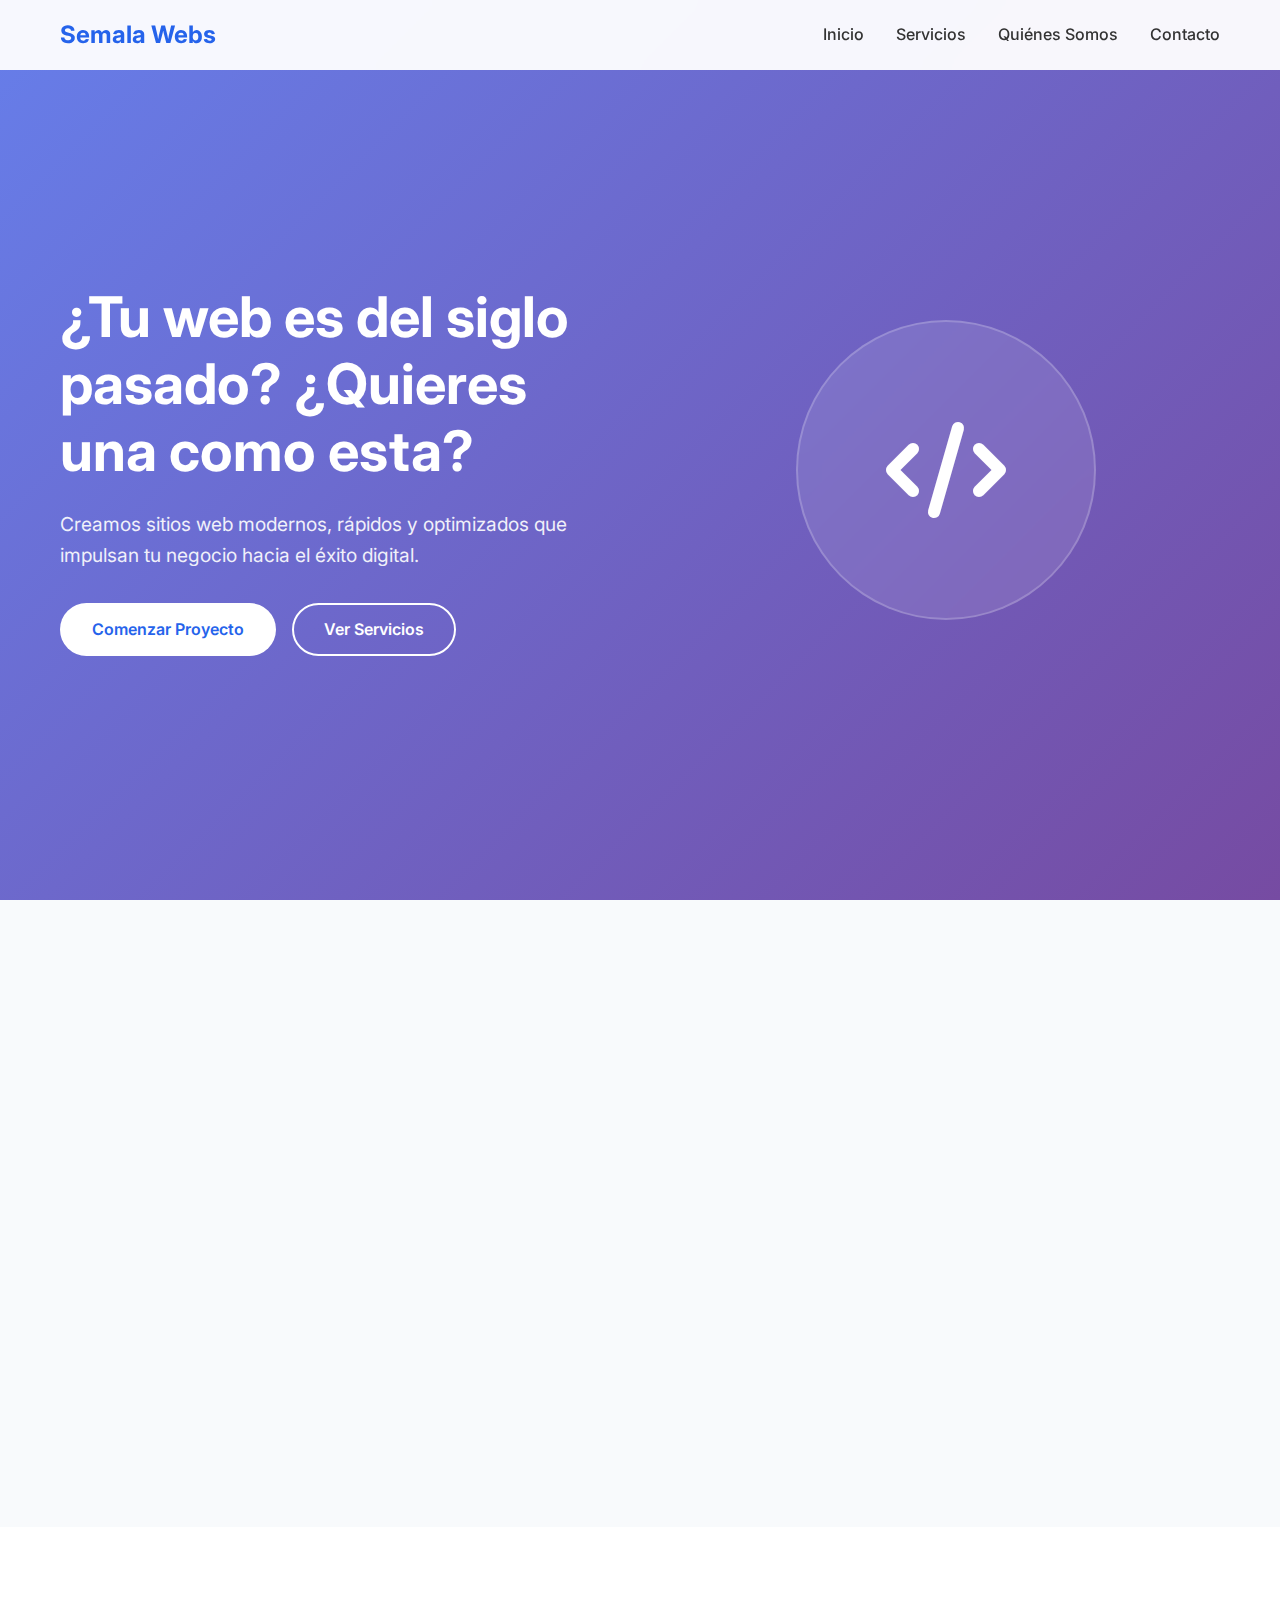
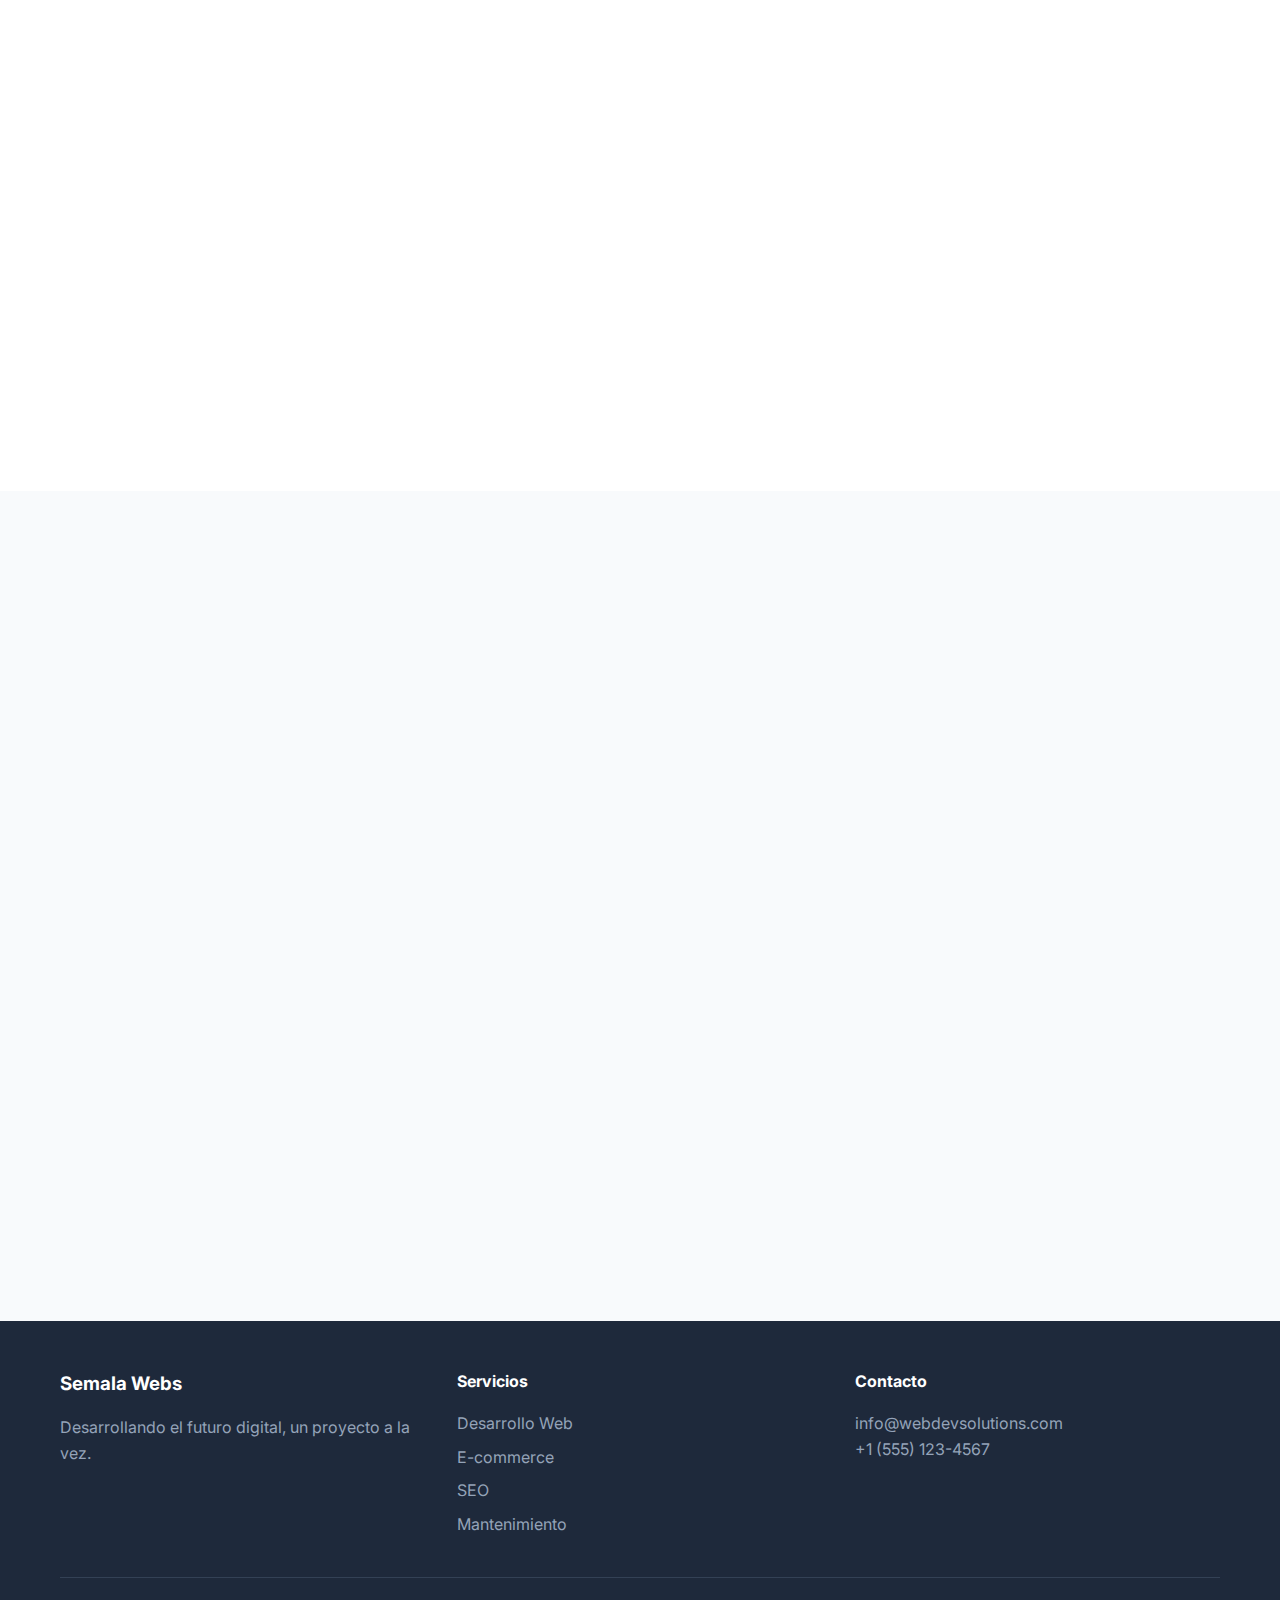
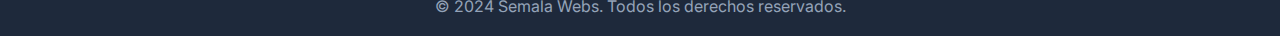
<file: web/index.html>
<!DOCTYPE html>
<html lang="es">
<head>
    <meta charset="UTF-8">
    <meta name="viewport" content="width=device-width, initial-scale=1.0">
    <title>Semala Webs - Desarrollo Web Profesional</title>
    <link rel="stylesheet" href="styles.css">
    <link href="https://fonts.googleapis.com/css2?family=Inter:wght@300;400;500;600;700&display=swap" rel="stylesheet">
    <link rel="stylesheet" href="https://cdnjs.cloudflare.com/ajax/libs/font-awesome/6.0.0/css/all.min.css">
</head>
<body>
    <!-- Header -->
    <header class="header">
        <nav class="nav">
            <div class="nav-container">
                <div class="logo">
                    <h2>Semala Webs</h2>
                </div>
                <ul class="nav-menu">
                    <li><a href="#inicio" class="nav-link">Inicio</a></li>
                    <li><a href="#servicios" class="nav-link">Servicios</a></li>
                    <li><a href="quienes-somos.html" class="nav-link">Quiénes Somos</a></li>
                    <li><a href="#contacto" class="nav-link">Contacto</a></li>
                </ul>
                <div class="hamburger">
                    <span class="bar"></span>
                    <span class="bar"></span>
                    <span class="bar"></span>
                </div>
            </div>
        </nav>
    </header>

    <!-- Hero Section -->
    <section id="inicio" class="hero">
        <div class="hero-container">
            <div class="hero-content scroll-animate fade-in-left">
                <h1 class="hero-title">¿Tu web es del siglo pasado? ¿Quieres una como esta?</h1>
                <p class="hero-description">
                    Creamos sitios web modernos, rápidos y optimizados que impulsan tu negocio hacia el éxito digital.
                </p>
                <div class="hero-buttons">
                    <a href="#contacto" class="btn btn-primary">Comenzar Proyecto</a>
                    <a href="#servicios" class="btn btn-secondary">Ver Servicios</a>
                </div>
            </div>
            <div class="hero-image scroll-animate fade-in-right">
                <div class="hero-graphic">
                    <i class="fas fa-code"></i>
                </div>
            </div>
        </div>
    </section>

    <!-- Servicios Section -->
    <section id="servicios" class="services">
        <div class="container">
            <div class="section-header scroll-animate fade-in-up">
                <h2>Nuestros Planes</h2>
                <p>Elige el plan perfecto para ti</p>
            </div>
            
            <div class="plans-grid plans-two">
                <!-- Plan: Web -->
                <div class="plan-card scroll-animate fade-in-up">
                    <div class="plan-icon">
                        <i class="fas fa-laptop-code"></i>
                    </div>
                    <h3 class="plan-name">Web</h3>
                    <div class="plan-price">
                        <span class="currency">€</span>
                        <span class="amount">299</span>
                        <span class="period">/único</span>
                    </div>
                    <a href="#contacto" class="btn btn-plan">Elegir Plan</a>
                </div>

                <!-- Plan: Web + Dominio -->
                <div class="plan-card featured scroll-animate fade-in-up">
                    <div class="plan-badge popular">Popular</div>
                    <div class="plan-icon">
                        <i class="fas fa-globe"></i>
                    </div>
                    <h3 class="plan-name">Web + Dominio</h3>
                    <div class="plan-price">
                        <span class="currency">€</span>
                        <span class="amount">329</span>
                        <span class="period">/único</span>
                    </div>
                    <a href="#contacto" class="btn btn-plan btn-featured">Elegir Plan</a>
                </div>
            </div>
        </div>
    </section>

    <!-- Sobre Nosotros Section -->
    <section id="nosotros" class="about">
        <div class="container">
            <div class="about-content">
                <div class="about-text scroll-animate fade-in-left">
                    <h2>¿Por qué elegirnos?</h2>
                    <p>
                        Somos un equipo de desarrolladores apasionados con más de 5 años de experiencia 
                        creando soluciones web que realmente funcionan. Nos enfocamos en entender tu negocio 
                        y crear sitios web que generen resultados.
                    </p>
                    <div class="stats">
                        <div class="stat">
                            <h3>50+</h3>
                            <p>Proyectos Completados</p>
                        </div>
                        <div class="stat">
                            <h3>100%</h3>
                            <p>Clientes Satisfechos</p>
                        </div>
                        <div class="stat">
                            <h3>24/7</h3>
                            <p>Soporte Técnico</p>
                        </div>
                    </div>
                </div>
                <div class="about-image scroll-animate fade-in-right">
                    <div class="about-graphic">
                        <i class="fas fa-users"></i>
                    </div>
                </div>
            </div>
        </div>
    </section>

    <!-- Contacto Section -->
    <section id="contacto" class="contact">
        <div class="container">
            <div class="section-header scroll-animate fade-in-up">
                <h2>¿Listo para comenzar tu proyecto?</h2>
                <p>Contáctanos y hagamos realidad tu idea</p>
            </div>
            <div class="contact-content">
                <div class="contact-info scroll-animate fade-in-left">
                    <div class="contact-item">
                        <i class="fas fa-phone"></i>
                        <div>
                            <h4>Teléfono</h4>
                            <p>+1 (555) 123-4567</p>
                        </div>
                    </div>
                    <div class="contact-item">
                        <i class="fas fa-envelope"></i>
                        <div>
                            <h4>Email</h4>
                            <p>info@webdevsolutions.com</p>
                        </div>
                    </div>
                    <div class="contact-item">
                        <i class="fas fa-map-marker-alt"></i>
                        <div>
                            <h4>Ubicación</h4>
                            <p>Ciudad, País</p>
                        </div>
                    </div>
                </div>
                <form class="contact-form scroll-animate fade-in-right">
                    <div class="form-group">
                        <input type="text" placeholder="Tu nombre" required>
                    </div>
                    <div class="form-group">
                        <input type="email" placeholder="Tu email" required>
                    </div>
                    <div class="form-group">
                        <input type="text" placeholder="Asunto" required>
                    </div>
                    <div class="form-group">
                        <textarea placeholder="Tu mensaje" rows="5" required></textarea>
                    </div>
                    <button type="submit" class="btn btn-primary">Enviar Mensaje</button>
                </form>
            </div>
        </div>
    </section>

    <!-- Footer -->
    <footer class="footer">
        <div class="container">
            <div class="footer-content">
                <div class="footer-section">
                    <h3>Semala Webs</h3>
                    <p>Desarrollando el futuro digital, un proyecto a la vez.</p>
                </div>
                <div class="footer-section">
                    <h4>Servicios</h4>
                    <ul>
                        <li><a href="#servicios">Desarrollo Web</a></li>
                        <li><a href="#servicios">E-commerce</a></li>
                        <li><a href="#servicios">SEO</a></li>
                        <li><a href="#servicios">Mantenimiento</a></li>
                    </ul>
                </div>
                <div class="footer-section">
                    <h4>Contacto</h4>
                    <p>info@webdevsolutions.com</p>
                    <p>+1 (555) 123-4567</p>
                </div>
            </div>
            <div class="footer-bottom">
                <p>&copy; 2024 Semala Webs. Todos los derechos reservados.</p>
            </div>
        </div>
    </footer>

    <script>
        // Header scroll effect
        const header = document.querySelector('.header');
        let lastScroll = 0;

        window.addEventListener('scroll', () => {
            const currentScroll = window.pageYOffset;
            
            if (currentScroll > 50) {
                header.classList.add('scrolled');
            } else {
                header.classList.remove('scrolled');
            }
            
            lastScroll = currentScroll;
        });

        // Mobile menu toggle
        const hamburger = document.querySelector('.hamburger');
        const navMenu = document.querySelector('.nav-menu');

        hamburger.addEventListener('click', () => {
            hamburger.classList.toggle('active');
            navMenu.classList.toggle('active');
        });

        // Close mobile menu when clicking on a link
        document.querySelectorAll('.nav-link').forEach(n => n.addEventListener('click', () => {
            hamburger.classList.remove('active');
            navMenu.classList.remove('active');
        }));

        // Smooth scrolling for navigation links
        document.querySelectorAll('a[href^="#"]').forEach(anchor => {
            anchor.addEventListener('click', function (e) {
                e.preventDefault();
                const target = document.querySelector(this.getAttribute('href'));
                if (target) {
                    target.scrollIntoView({
                        behavior: 'smooth',
                        block: 'start'
                    });
                }
            });
        });

        // Scroll animations
        const observerOptions = {
            threshold: 0.1,
            rootMargin: '0px 0px -50px 0px'
        };

        const observer = new IntersectionObserver((entries) => {
            entries.forEach(entry => {
                if (entry.isIntersecting) {
                    entry.target.classList.add('animate');
                }
            });
        }, observerOptions);

        // Observe all elements with scroll-animate class
        document.querySelectorAll('.scroll-animate').forEach(el => {
            observer.observe(el);
        });

        // Add stagger effect to service cards
        const serviceCards = document.querySelectorAll('.service-card');
        serviceCards.forEach((card, index) => {
            card.style.animationDelay = `${index * 0.1}s`;
        });
    </script>
</body>
</html>
</file>
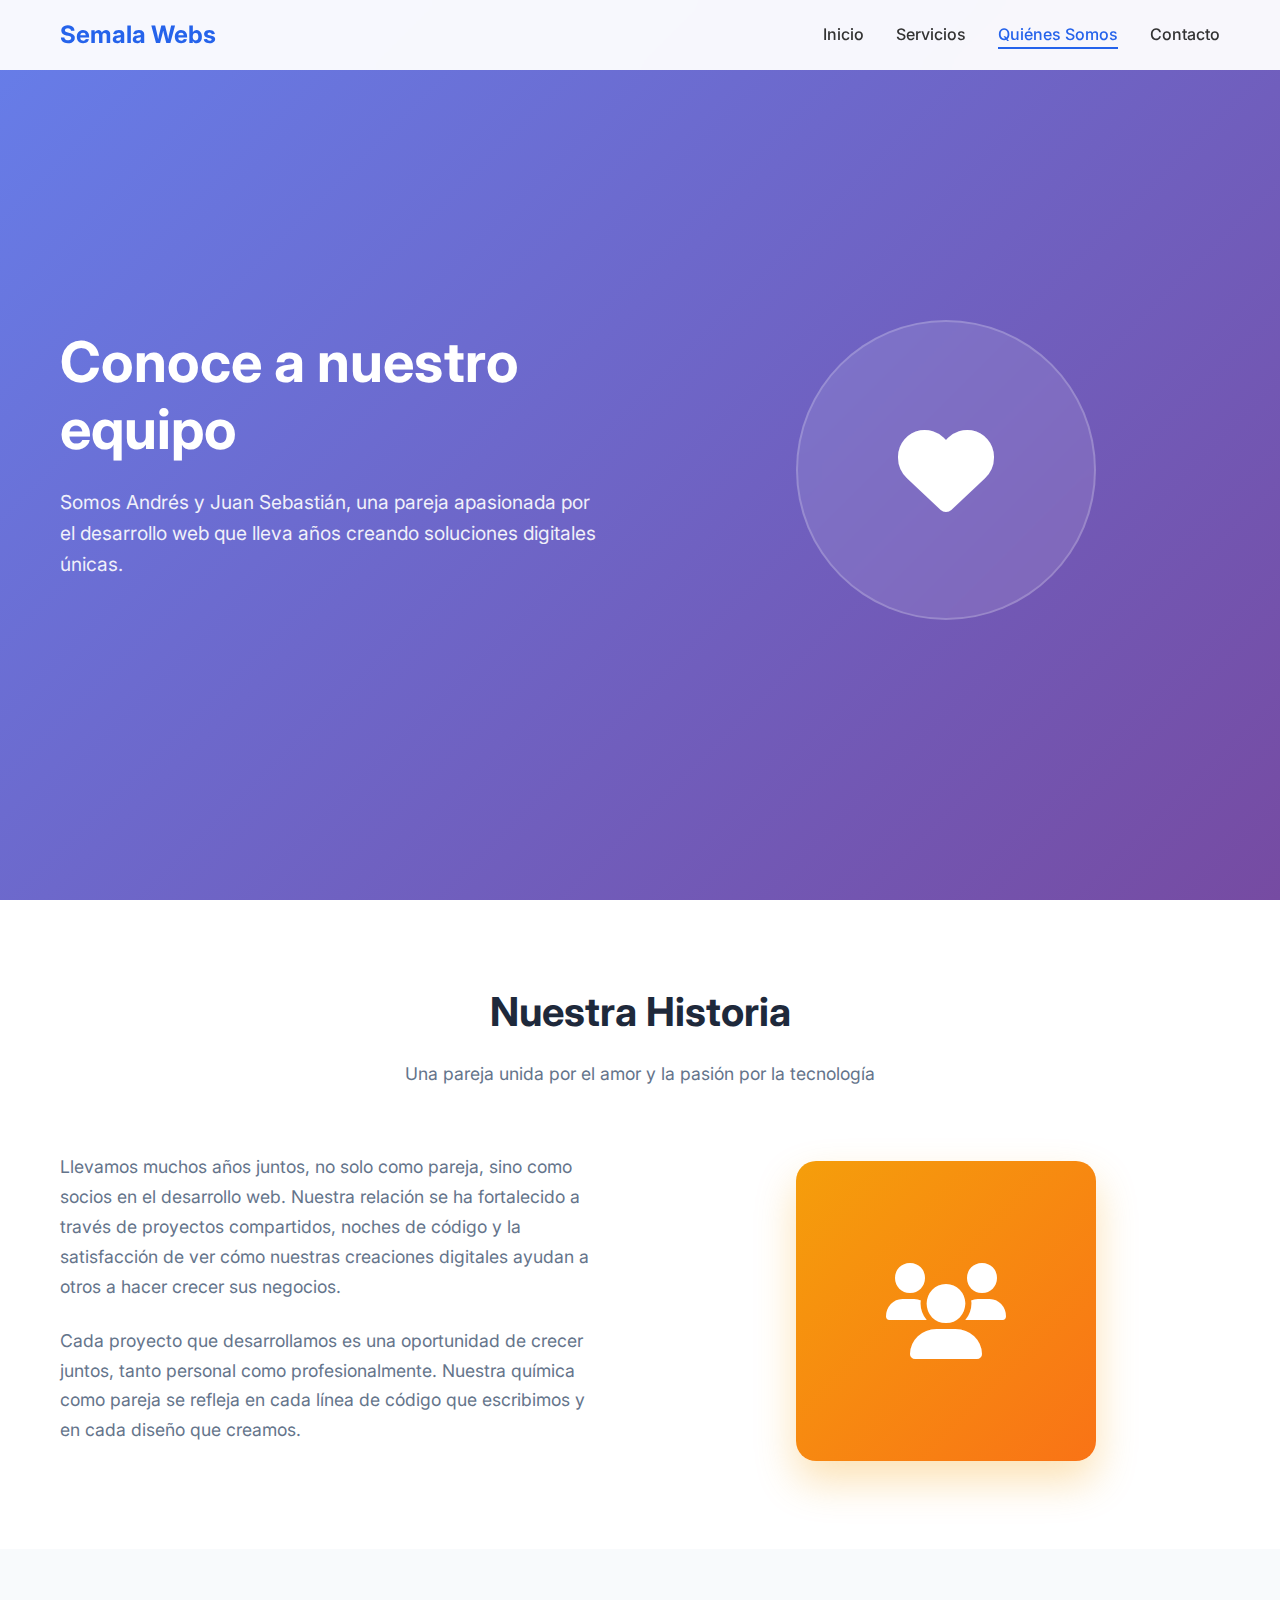
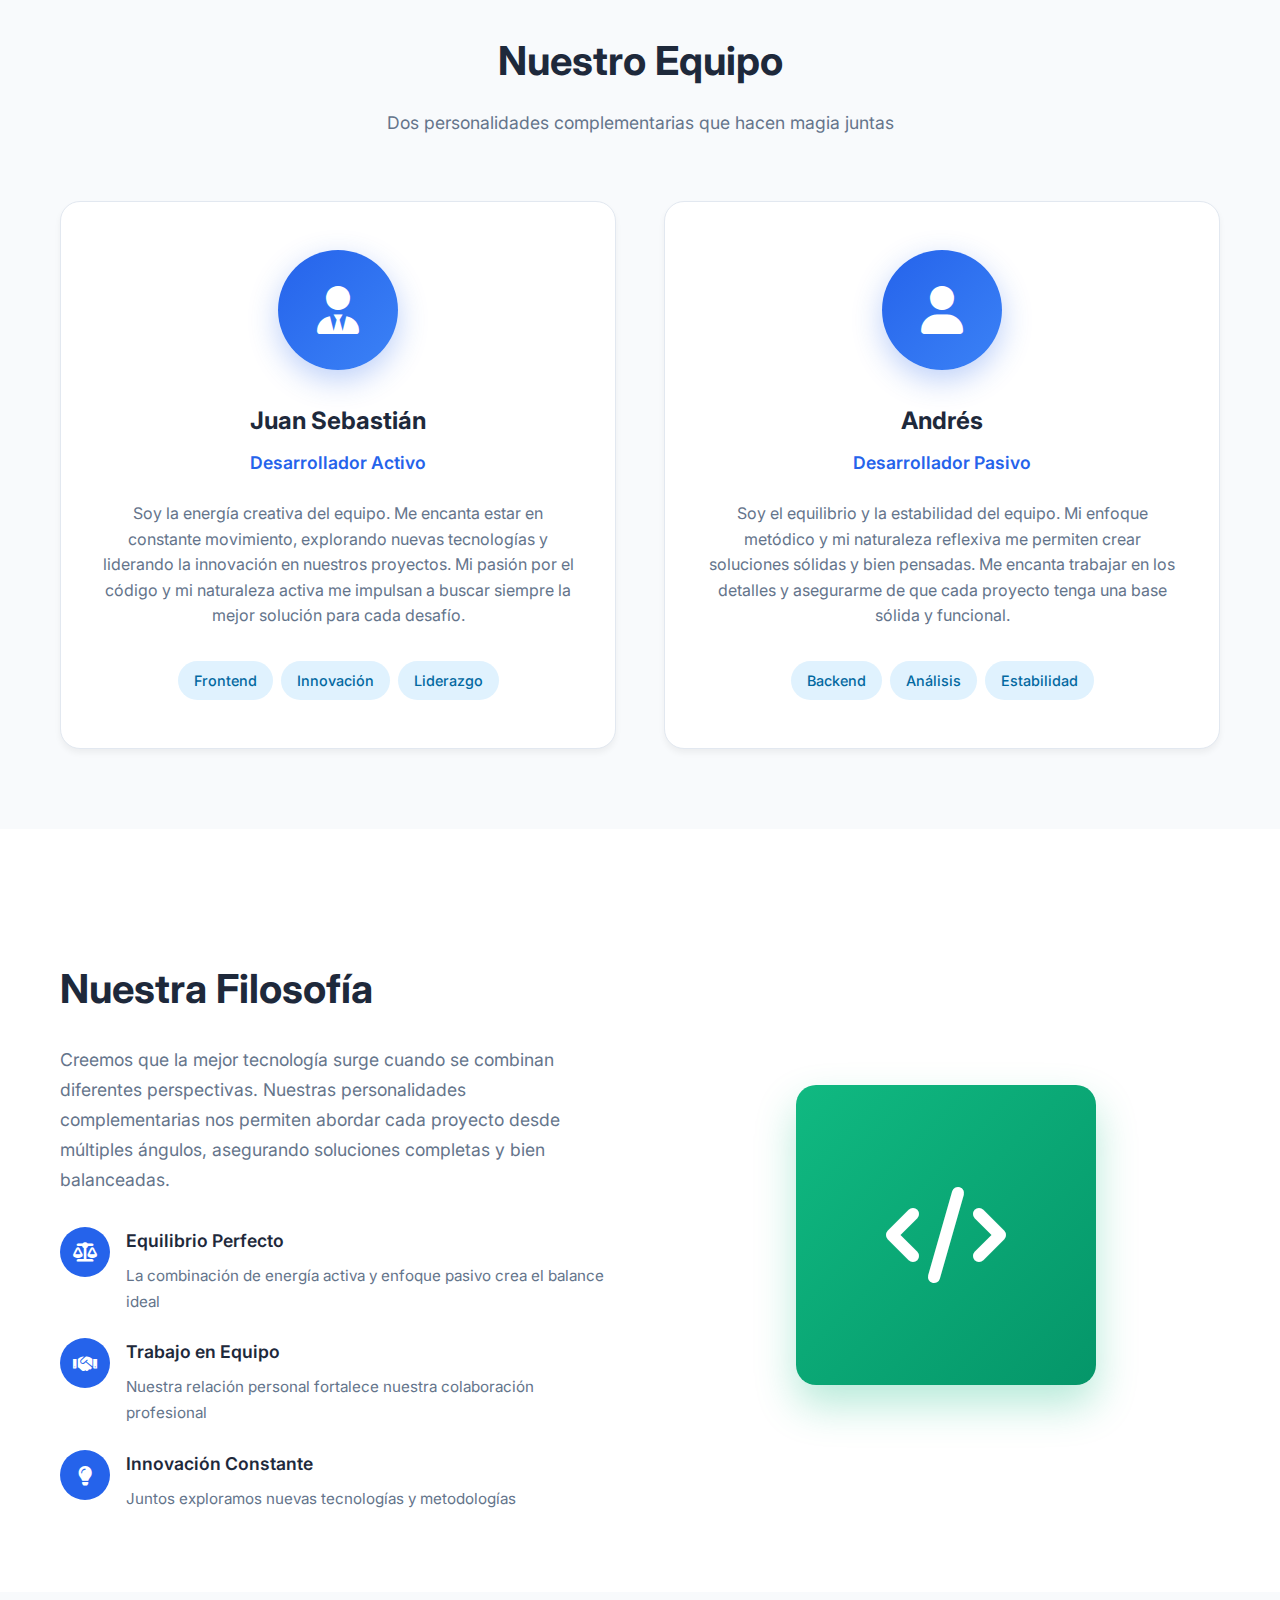
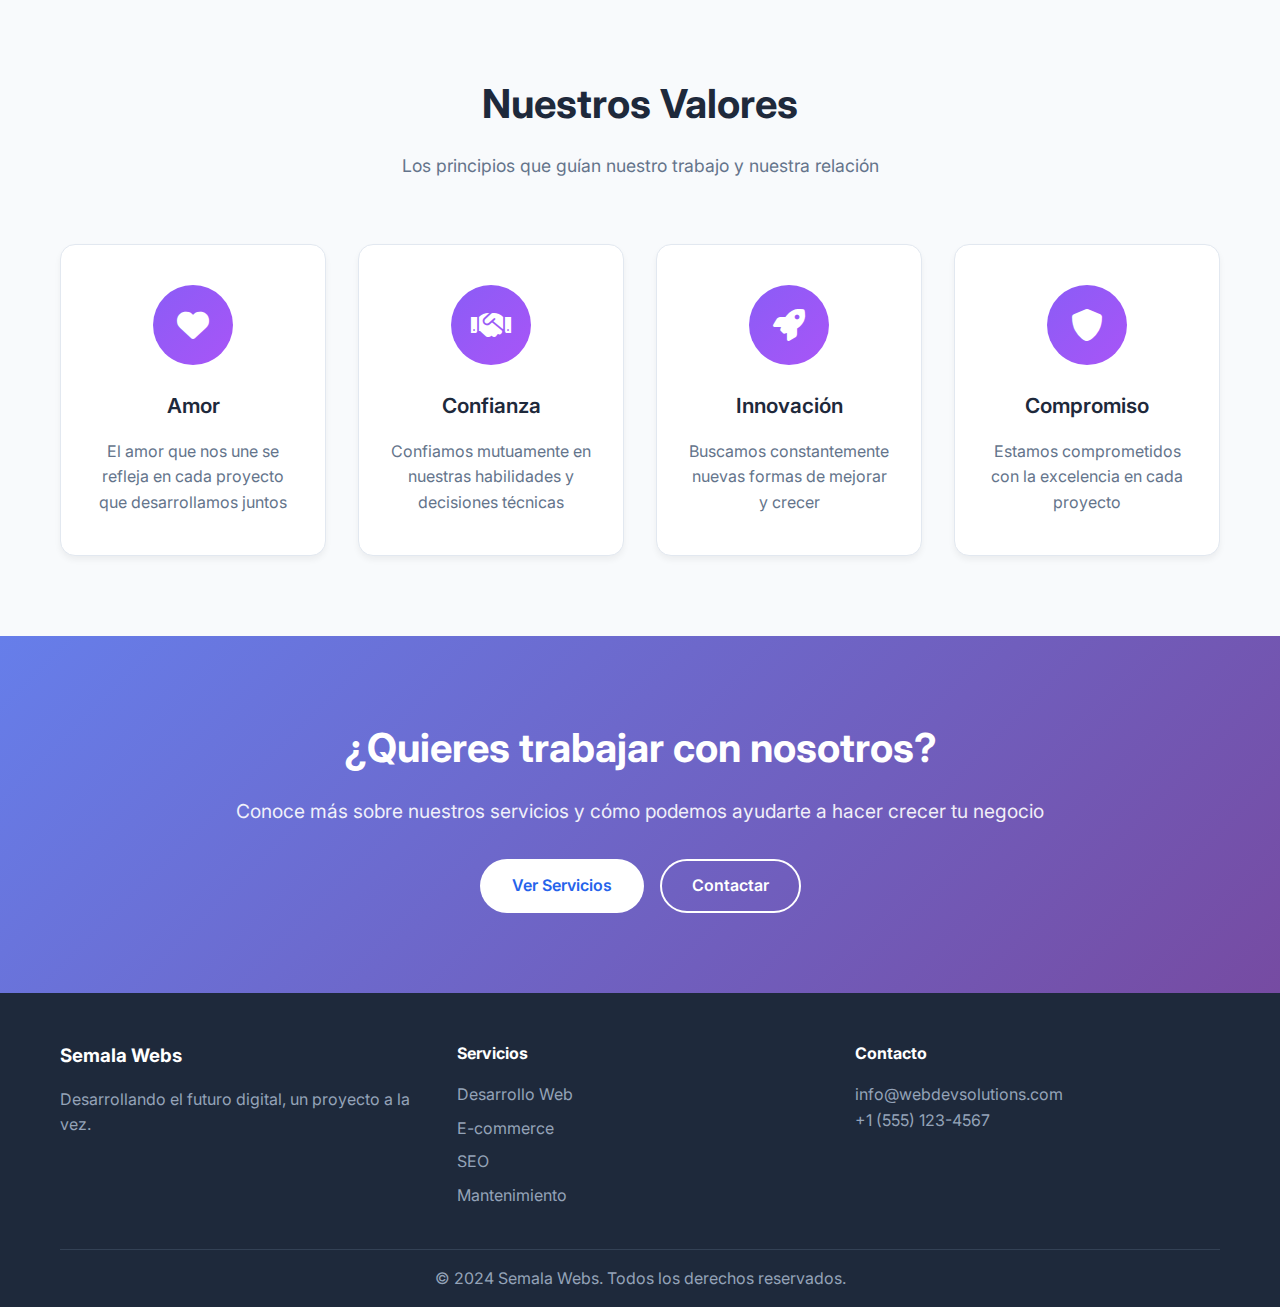
<file: web/quienes-somos.html>
<!DOCTYPE html>
<html lang="es">
<head>
    <meta charset="UTF-8">
    <meta name="viewport" content="width=device-width, initial-scale=1.0">
    <title>Quiénes Somos - Semala Webs</title>
    <link rel="stylesheet" href="styles.css">
    <link href="https://fonts.googleapis.com/css2?family=Inter:wght@300;400;500;600;700&display=swap" rel="stylesheet">
    <link rel="stylesheet" href="https://cdnjs.cloudflare.com/ajax/libs/font-awesome/6.0.0/css/all.min.css">
</head>
<body>
    <!-- Header -->
    <header class="header">
        <nav class="nav">
            <div class="nav-container">
                <div class="logo">
                    <h2>Semala Webs</h2>
                </div>
                <ul class="nav-menu">
                    <li><a href="index.html" class="nav-link">Inicio</a></li>
                    <li><a href="index.html#servicios" class="nav-link">Servicios</a></li>
                    <li><a href="quienes-somos.html" class="nav-link active">Quiénes Somos</a></li>
                    <li><a href="index.html#contacto" class="nav-link">Contacto</a></li>
                </ul>
                <div class="hamburger">
                    <span class="bar"></span>
                    <span class="bar"></span>
                    <span class="bar"></span>
                </div>
            </div>
        </nav>
    </header>

    <!-- Hero Section -->
    <section class="hero">
        <div class="hero-container">
            <div class="hero-content">
                <h1 class="hero-title">Conoce a nuestro equipo</h1>
                <p class="hero-description">
                    Somos Andrés y Juan Sebastián, una pareja apasionada por el desarrollo web que lleva años creando soluciones digitales únicas.
                </p>
            </div>
            <div class="hero-image">
                <div class="hero-graphic">
                    <i class="fas fa-heart"></i>
                </div>
            </div>
        </div>
    </section>

    <!-- Nuestra Historia Section -->
    <section class="about-story">
        <div class="container">
            <div class="section-header">
                <h2>Nuestra Historia</h2>
                <p>Una pareja unida por el amor y la pasión por la tecnología</p>
            </div>
            <div class="story-content">
                <div class="story-text">
                    <p>
                        Llevamos muchos años juntos, no solo como pareja, sino como socios en el desarrollo web. 
                        Nuestra relación se ha fortalecido a través de proyectos compartidos, noches de código 
                        y la satisfacción de ver cómo nuestras creaciones digitales ayudan a otros a hacer crecer sus negocios.
                    </p>
                    <p>
                        Cada proyecto que desarrollamos es una oportunidad de crecer juntos, tanto personal como 
                        profesionalmente. Nuestra química como pareja se refleja en cada línea de código que escribimos 
                        y en cada diseño que creamos.
                    </p>
                </div>
                <div class="story-image">
                    <div class="story-graphic">
                        <i class="fas fa-users"></i>
                    </div>
                </div>
            </div>
        </div>
    </section>

    <!-- Equipo Section -->
    <section class="team">
        <div class="container">
            <div class="section-header">
                <h2>Nuestro Equipo</h2>
                <p>Dos personalidades complementarias que hacen magia juntas</p>
            </div>
            <div class="team-grid">
                <div class="team-member">
                    <div class="member-avatar">
                        <i class="fas fa-user-tie"></i>
                    </div>
                    <h3>Juan Sebastián</h3>
                    <p class="member-role">Desarrollador Activo</p>
                    <p class="member-description">
                        Soy la energía creativa del equipo. Me encanta estar en constante movimiento, 
                        explorando nuevas tecnologías y liderando la innovación en nuestros proyectos. 
                        Mi pasión por el código y mi naturaleza activa me impulsan a buscar siempre 
                        la mejor solución para cada desafío.
                    </p>
                    <div class="member-skills">
                        <span class="skill">Frontend</span>
                        <span class="skill">Innovación</span>
                        <span class="skill">Liderazgo</span>
                    </div>
                </div>
                
                <div class="team-member">
                    <div class="member-avatar">
                        <i class="fas fa-user"></i>
                    </div>
                    <h3>Andrés</h3>
                    <p class="member-role">Desarrollador Pasivo</p>
                    <p class="member-description">
                        Soy el equilibrio y la estabilidad del equipo. Mi enfoque metódico y mi 
                        naturaleza reflexiva me permiten crear soluciones sólidas y bien pensadas. 
                        Me encanta trabajar en los detalles y asegurarme de que cada proyecto 
                        tenga una base sólida y funcional.
                    </p>
                    <div class="member-skills">
                        <span class="skill">Backend</span>
                        <span class="skill">Análisis</span>
                        <span class="skill">Estabilidad</span>
                    </div>
                </div>
            </div>
        </div>
    </section>

    <!-- Filosofía Section -->
    <section class="philosophy">
        <div class="container">
            <div class="philosophy-content">
                <div class="philosophy-text">
                    <h2>Nuestra Filosofía</h2>
                    <p>
                        Creemos que la mejor tecnología surge cuando se combinan diferentes perspectivas. 
                        Nuestras personalidades complementarias nos permiten abordar cada proyecto desde 
                        múltiples ángulos, asegurando soluciones completas y bien balanceadas.
                    </p>
                    <div class="philosophy-points">
                        <div class="philosophy-point">
                            <i class="fas fa-balance-scale"></i>
                            <div>
                                <h4>Equilibrio Perfecto</h4>
                                <p>La combinación de energía activa y enfoque pasivo crea el balance ideal</p>
                            </div>
                        </div>
                        <div class="philosophy-point">
                            <i class="fas fa-handshake"></i>
                            <div>
                                <h4>Trabajo en Equipo</h4>
                                <p>Nuestra relación personal fortalece nuestra colaboración profesional</p>
                            </div>
                        </div>
                        <div class="philosophy-point">
                            <i class="fas fa-lightbulb"></i>
                            <div>
                                <h4>Innovación Constante</h4>
                                <p>Juntos exploramos nuevas tecnologías y metodologías</p>
                            </div>
                        </div>
                    </div>
                </div>
                <div class="philosophy-image">
                    <div class="philosophy-graphic">
                        <i class="fas fa-code"></i>
                    </div>
                </div>
            </div>
        </div>
    </section>

    <!-- Valores Section -->
    <section class="values">
        <div class="container">
            <div class="section-header">
                <h2>Nuestros Valores</h2>
                <p>Los principios que guían nuestro trabajo y nuestra relación</p>
            </div>
            <div class="values-grid">
                <div class="value-card">
                    <div class="value-icon">
                        <i class="fas fa-heart"></i>
                    </div>
                    <h3>Amor</h3>
                    <p>El amor que nos une se refleja en cada proyecto que desarrollamos juntos</p>
                </div>
                <div class="value-card">
                    <div class="value-icon">
                        <i class="fas fa-handshake"></i>
                    </div>
                    <h3>Confianza</h3>
                    <p>Confiamos mutuamente en nuestras habilidades y decisiones técnicas</p>
                </div>
                <div class="value-card">
                    <div class="value-icon">
                        <i class="fas fa-rocket"></i>
                    </div>
                    <h3>Innovación</h3>
                    <p>Buscamos constantemente nuevas formas de mejorar y crecer</p>
                </div>
                <div class="value-card">
                    <div class="value-icon">
                        <i class="fas fa-shield-alt"></i>
                    </div>
                    <h3>Compromiso</h3>
                    <p>Estamos comprometidos con la excelencia en cada proyecto</p>
                </div>
            </div>
        </div>
    </section>

    <!-- CTA Section -->
    <section class="cta">
        <div class="container">
            <div class="cta-content">
                <h2>¿Quieres trabajar con nosotros?</h2>
                <p>Conoce más sobre nuestros servicios y cómo podemos ayudarte a hacer crecer tu negocio</p>
                <div class="cta-buttons">
                    <a href="index.html#servicios" class="btn btn-primary">Ver Servicios</a>
                    <a href="index.html#contacto" class="btn btn-secondary">Contactar</a>
                </div>
            </div>
        </div>
    </section>

    <!-- Footer -->
    <footer class="footer">
        <div class="container">
            <div class="footer-content">
                <div class="footer-section">
                    <h3>Semala Webs</h3>
                    <p>Desarrollando el futuro digital, un proyecto a la vez.</p>
                </div>
                <div class="footer-section">
                    <h4>Servicios</h4>
                    <ul>
                        <li><a href="index.html#servicios">Desarrollo Web</a></li>
                        <li><a href="index.html#servicios">E-commerce</a></li>
                        <li><a href="index.html#servicios">SEO</a></li>
                        <li><a href="index.html#servicios">Mantenimiento</a></li>
                    </ul>
                </div>
                <div class="footer-section">
                    <h4>Contacto</h4>
                    <p>info@webdevsolutions.com</p>
                    <p>+1 (555) 123-4567</p>
                </div>
            </div>
            <div class="footer-bottom">
                <p>&copy; 2024 Semala Webs. Todos los derechos reservados.</p>
            </div>
        </div>
    </footer>

    <script>
        // Header scroll effect
        const header = document.querySelector('.header');
        let lastScroll = 0;

        window.addEventListener('scroll', () => {
            const currentScroll = window.pageYOffset;
            
            if (currentScroll > 50) {
                header.classList.add('scrolled');
            } else {
                header.classList.remove('scrolled');
            }
            
            lastScroll = currentScroll;
        });

        // Mobile menu toggle
        const hamburger = document.querySelector('.hamburger');
        const navMenu = document.querySelector('.nav-menu');

        hamburger.addEventListener('click', () => {
            hamburger.classList.toggle('active');
            navMenu.classList.toggle('active');
        });

        // Close mobile menu when clicking on a link
        document.querySelectorAll('.nav-link').forEach(n => n.addEventListener('click', () => {
            hamburger.classList.remove('active');
            navMenu.classList.remove('active');
        }));

        // Smooth scrolling for navigation links
        document.querySelectorAll('a[href^="#"]').forEach(anchor => {
            anchor.addEventListener('click', function (e) {
                e.preventDefault();
                const target = document.querySelector(this.getAttribute('href'));
                if (target) {
                    target.scrollIntoView({
                        behavior: 'smooth',
                        block: 'start'
                    });
                }
            });
        });
    </script>
</body>
</html>
</file>
<file: web/styles.css>
/* Reset y configuración base */
* {
    margin: 0;
    padding: 0;
    box-sizing: border-box;
}

html {
    scroll-behavior: smooth;
}

body {
    font-family: 'Inter', sans-serif;
    line-height: 1.6;
    color: #333;
    overflow-x: hidden;
}

.container {
    max-width: 1200px;
    margin: 0 auto;
    padding: 0 20px;
}

/* Header y Navegación */
.header {
    position: fixed;
    top: 0;
    width: 100%;
    background: rgba(255, 255, 255, 0.95);
    backdrop-filter: blur(10px);
    z-index: 1000;
    transition: all 0.3s ease;
}

.nav-container {
    max-width: 1200px;
    margin: 0 auto;
    padding: 0 20px;
    display: flex;
    justify-content: space-between;
    align-items: center;
    height: 70px;
}

.logo h2 {
    color: #2563eb;
    font-weight: 700;
    font-size: 1.5rem;
}

.nav-menu {
    display: flex;
    list-style: none;
    gap: 2rem;
}

.nav-link {
    text-decoration: none;
    color: #333;
    font-weight: 500;
    transition: color 0.3s ease;
    position: relative;
}

.nav-link:hover {
    color: #2563eb;
}

.nav-link::after {
    content: '';
    position: absolute;
    width: 0;
    height: 2px;
    bottom: -5px;
    left: 0;
    background-color: #2563eb;
    transition: width 0.3s ease;
}

.nav-link:hover::after {
    width: 100%;
}

.hamburger {
    display: none;
    flex-direction: column;
    cursor: pointer;
}

.bar {
    width: 25px;
    height: 3px;
    background-color: #333;
    margin: 3px 0;
    transition: 0.3s;
}

/* Hero Section */
.hero {
    padding: 120px 0 80px;
    background: linear-gradient(135deg, #667eea 0%, #764ba2 100%);
    color: white;
    min-height: 100vh;
    display: flex;
    align-items: center;
}

.hero-container {
    max-width: 1200px;
    margin: 0 auto;
    padding: 0 20px;
    display: grid;
    grid-template-columns: 1fr 1fr;
    gap: 4rem;
    align-items: center;
}

.hero-title {
    font-size: 3.5rem;
    font-weight: 700;
    margin-bottom: 1.5rem;
    line-height: 1.2;
}

.hero-description {
    font-size: 1.2rem;
    margin-bottom: 2rem;
    opacity: 0.9;
    line-height: 1.6;
}

.hero-buttons {
    display: flex;
    gap: 1rem;
    flex-wrap: wrap;
}

.btn {
    padding: 12px 30px;
    border-radius: 50px;
    text-decoration: none;
    font-weight: 600;
    transition: all 0.3s ease;
    display: inline-block;
    border: 2px solid transparent;
}

.btn-primary {
    background: #fff;
    color: #2563eb;
}

.btn-primary:hover {
    background: transparent;
    color: #fff;
    border-color: #fff;
    transform: translateY(-2px);
}

.btn-secondary {
    background: transparent;
    color: #fff;
    border-color: #fff;
}

.btn-secondary:hover {
    background: #fff;
    color: #2563eb;
    transform: translateY(-2px);
}

.hero-image {
    display: flex;
    justify-content: center;
    align-items: center;
}

.hero-graphic {
    width: 300px;
    height: 300px;
    background: rgba(255, 255, 255, 0.1);
    border-radius: 50%;
    display: flex;
    align-items: center;
    justify-content: center;
    backdrop-filter: blur(10px);
    border: 2px solid rgba(255, 255, 255, 0.2);
}

.hero-graphic i {
    font-size: 6rem;
    color: #fff;
}

/* Servicios Section */
.services {
    padding: 80px 0;
    background: #f8fafc;
}

.section-header {
    text-align: center;
    margin-bottom: 4rem;
}

.section-header h2 {
    font-size: 2.5rem;
    font-weight: 700;
    color: #1e293b;
    margin-bottom: 1rem;
}

.section-header p {
    font-size: 1.1rem;
    color: #64748b;
    max-width: 600px;
    margin: 0 auto;
}

.services-grid {
    display: grid;
    grid-template-columns: repeat(auto-fit, minmax(300px, 1fr));
    gap: 2rem;
}

.service-card {
    background: #fff;
    padding: 2.5rem 2rem;
    border-radius: 15px;
    text-align: center;
    box-shadow: 0 4px 6px rgba(0, 0, 0, 0.05);
    transition: all 0.3s ease;
    border: 1px solid #e2e8f0;
}

.service-card:hover {
    transform: translateY(-5px);
    box-shadow: 0 20px 40px rgba(0, 0, 0, 0.1);
}

.service-icon {
    width: 80px;
    height: 80px;
    background: linear-gradient(135deg, #2563eb, #3b82f6);
    border-radius: 50%;
    display: flex;
    align-items: center;
    justify-content: center;
    margin: 0 auto 1.5rem;
    transition: all 0.8s cubic-bezier(0.25, 0.46, 0.45, 0.94);
    transform-style: preserve-3d;
    perspective: 1000px;
    position: relative;
    box-shadow: 0 8px 25px rgba(37, 99, 235, 0.3);
}

.service-icon::before {
    content: '';
    position: absolute;
    top: 0;
    left: 0;
    right: 0;
    bottom: 0;
    background: linear-gradient(135deg, #1d4ed8, #2563eb);
    border-radius: 50%;
    opacity: 0;
    transition: opacity 0.8s ease;
    transform: rotateY(180deg);
}

.service-icon i {
    font-size: 2rem;
    color: #fff;
    position: relative;
    z-index: 2;
}

.service-card:hover .service-icon {
    transform: rotateY(180deg) scale(1.1);
    box-shadow: 0 15px 35px rgba(37, 99, 235, 0.4);
}

.service-card:hover .service-icon::before {
    opacity: 1;
}

.service-card h3 {
    font-size: 1.3rem;
    font-weight: 600;
    color: #1e293b;
    margin-bottom: 1rem;
}

.service-card p {
    color: #64748b;
    line-height: 1.6;
}

/* Sobre Nosotros Section */
.about {
    padding: 80px 0;
    background: #fff;
}

.about-content {
    display: grid;
    grid-template-columns: 1fr 1fr;
    gap: 4rem;
    align-items: center;
}

.about-text h2 {
    font-size: 2.5rem;
    font-weight: 700;
    color: #1e293b;
    margin-bottom: 1.5rem;
}

.about-text p {
    font-size: 1.1rem;
    color: #64748b;
    margin-bottom: 2rem;
    line-height: 1.7;
}

.stats {
    display: grid;
    grid-template-columns: repeat(3, 1fr);
    gap: 2rem;
}

.stat {
    text-align: center;
}

.stat h3 {
    font-size: 2.5rem;
    font-weight: 700;
    color: #2563eb;
    margin-bottom: 0.5rem;
}

.stat p {
    color: #64748b;
    font-weight: 500;
}

.about-image {
    display: flex;
    justify-content: center;
    align-items: center;
}

.about-graphic {
    width: 300px;
    height: 300px;
    background: linear-gradient(135deg, #2563eb, #3b82f6);
    border-radius: 20px;
    display: flex;
    align-items: center;
    justify-content: center;
    box-shadow: 0 20px 40px rgba(37, 99, 235, 0.3);
}

.about-graphic i {
    font-size: 6rem;
    color: #fff;
}

/* Contacto Section */
.contact {
    padding: 80px 0;
    background: #f8fafc;
}

.contact-content {
    display: grid;
    grid-template-columns: 1fr 1fr;
    gap: 4rem;
    margin-top: 3rem;
}

.contact-info {
    display: flex;
    flex-direction: column;
    gap: 2rem;
}

.contact-item {
    display: flex;
    align-items: center;
    gap: 1rem;
}

.contact-item i {
    width: 50px;
    height: 50px;
    background: #2563eb;
    color: #fff;
    border-radius: 50%;
    display: flex;
    align-items: center;
    justify-content: center;
    font-size: 1.2rem;
}

.contact-item h4 {
    font-size: 1.1rem;
    font-weight: 600;
    color: #1e293b;
    margin-bottom: 0.25rem;
}

.contact-item p {
    color: #64748b;
}

.contact-form {
    background: #fff;
    padding: 2.5rem;
    border-radius: 15px;
    box-shadow: 0 4px 6px rgba(0, 0, 0, 0.05);
}

.form-group {
    margin-bottom: 1.5rem;
}

.form-group input,
.form-group textarea {
    width: 100%;
    padding: 12px 16px;
    border: 2px solid #e2e8f0;
    border-radius: 8px;
    font-size: 1rem;
    transition: border-color 0.3s ease;
    font-family: inherit;
}

.form-group input:focus,
.form-group textarea:focus {
    outline: none;
    border-color: #2563eb;
}

.form-group textarea {
    resize: vertical;
    min-height: 120px;
}

/* Footer */
.footer {
    background: #1e293b;
    color: #fff;
    padding: 3rem 0 1rem;
}

.footer-content {
    display: grid;
    grid-template-columns: repeat(auto-fit, minmax(250px, 1fr));
    gap: 2rem;
    margin-bottom: 2rem;
}

.footer-section h3,
.footer-section h4 {
    margin-bottom: 1rem;
    color: #fff;
}

.footer-section p {
    color: #94a3b8;
    line-height: 1.6;
}

.footer-section ul {
    list-style: none;
}

.footer-section ul li {
    margin-bottom: 0.5rem;
}

.footer-section ul li a {
    color: #94a3b8;
    text-decoration: none;
    transition: color 0.3s ease;
}

.footer-section ul li a:hover {
    color: #3b82f6;
}

.footer-bottom {
    border-top: 1px solid #334155;
    padding-top: 1rem;
    text-align: center;
}

.footer-bottom p {
    color: #94a3b8;
}

/* Responsive Design */
@media (max-width: 768px) {
    .hamburger {
        display: flex;
    }

    .nav-menu {
        position: fixed;
        left: -100%;
        top: 70px;
        flex-direction: column;
        background-color: #fff;
        width: 100%;
        text-align: center;
        transition: 0.3s;
        box-shadow: 0 10px 27px rgba(0, 0, 0, 0.05);
        padding: 2rem 0;
    }

    .nav-menu.active {
        left: 0;
    }

    .hamburger.active .bar:nth-child(2) {
        opacity: 0;
    }

    .hamburger.active .bar:nth-child(1) {
        transform: translateY(8px) rotate(45deg);
    }

    .hamburger.active .bar:nth-child(3) {
        transform: translateY(-8px) rotate(-45deg);
    }

    .hero-container {
        grid-template-columns: 1fr;
        text-align: center;
        gap: 2rem;
    }

    .hero-title {
        font-size: 2.5rem;
    }

    .hero-buttons {
        justify-content: center;
    }

    .about-content {
        grid-template-columns: 1fr;
        text-align: center;
    }

    .stats {
        grid-template-columns: 1fr;
        gap: 1rem;
    }

    .contact-content {
        grid-template-columns: 1fr;
    }

    .services-grid {
        grid-template-columns: 1fr;
    }

    .hero-graphic,
    .about-graphic {
        width: 200px;
        height: 200px;
    }

    .hero-graphic i,
    .about-graphic i {
        font-size: 4rem;
    }
}

@media (max-width: 480px) {
    .hero-title {
        font-size: 2rem;
    }

    .section-header h2 {
        font-size: 2rem;
    }

    .about-text h2 {
        font-size: 2rem;
    }

    .btn {
        padding: 10px 20px;
        font-size: 0.9rem;
    }

    .hero-buttons {
        flex-direction: column;
        align-items: center;
    }

    .contact-form {
        padding: 1.5rem;
    }
}

/* Animaciones de scroll */
@keyframes fadeInUp {
    from {
        opacity: 0;
        transform: translateY(30px);
    }
    to {
        opacity: 1;
        transform: translateY(0);
    }
}

@keyframes fadeInLeft {
    from {
        opacity: 0;
        transform: translateX(-30px);
    }
    to {
        opacity: 1;
        transform: translateX(0);
    }
}

@keyframes fadeInRight {
    from {
        opacity: 0;
        transform: translateX(30px);
    }
    to {
        opacity: 1;
        transform: translateX(0);
    }
}

@keyframes fadeIn {
    from {
        opacity: 0;
    }
    to {
        opacity: 1;
    }
}

/* Clases para animaciones de scroll */
.scroll-animate {
    opacity: 0;
    transition: all 0.6s ease;
}

.scroll-animate.animate {
    opacity: 1;
}

.fade-in-up {
    transform: translateY(30px);
}

.fade-in-up.animate {
    transform: translateY(0);
}

.fade-in-left {
    transform: translateX(-30px);
}

.fade-in-left.animate {
    transform: translateX(0);
}

.fade-in-right {
    transform: translateX(30px);
}

.fade-in-right.animate {
    transform: translateX(0);
}

.fade-in {
    opacity: 0;
}

.fade-in.animate {
    opacity: 1;
}

/* Animaciones originales para service cards */
.service-card {
    animation: fadeInUp 0.6s ease forwards;
}

.service-card:nth-child(1) { animation-delay: 0.1s; }
.service-card:nth-child(2) { animation-delay: 0.2s; }
.service-card:nth-child(3) { animation-delay: 0.3s; }
.service-card:nth-child(4) { animation-delay: 0.4s; }
.service-card:nth-child(5) { animation-delay: 0.5s; }
.service-card:nth-child(6) { animation-delay: 0.6s; }

/* Scroll suave para navegación */
html {
    scroll-behavior: smooth;
}

/* Efectos hover mejorados */
.service-card:hover .service-icon {
    transform: scale(1.1);
    transition: transform 0.3s ease;
}

.btn:hover {
    box-shadow: 0 5px 15px rgba(37, 99, 235, 0.3);
}

/* Estilos específicos para página "Quiénes Somos" */

/* Navegación activa */
.nav-link.active {
    color: #2563eb;
}

.nav-link.active::after {
    width: 100%;
}

/* About Story Section */
.about-story {
    padding: 80px 0;
    background: #fff;
}

.story-content {
    display: grid;
    grid-template-columns: 1fr 1fr;
    gap: 4rem;
    align-items: center;
    margin-top: 3rem;
}

.story-text p {
    font-size: 1.1rem;
    color: #64748b;
    margin-bottom: 1.5rem;
    line-height: 1.7;
}

.story-image {
    display: flex;
    justify-content: center;
    align-items: center;
}

.story-graphic {
    width: 300px;
    height: 300px;
    background: linear-gradient(135deg, #f59e0b, #f97316);
    border-radius: 20px;
    display: flex;
    align-items: center;
    justify-content: center;
    box-shadow: 0 20px 40px rgba(245, 158, 11, 0.3);
}

.story-graphic i {
    font-size: 6rem;
    color: #fff;
}

/* Team Section */
.team {
    padding: 80px 0;
    background: #f8fafc;
}

.team-grid {
    display: grid;
    grid-template-columns: repeat(auto-fit, minmax(400px, 1fr));
    gap: 3rem;
    margin-top: 3rem;
}

.team-member {
    background: #fff;
    padding: 3rem 2.5rem;
    border-radius: 20px;
    text-align: center;
    box-shadow: 0 4px 6px rgba(0, 0, 0, 0.05);
    transition: all 0.3s ease;
    border: 1px solid #e2e8f0;
}

.team-member:hover {
    transform: translateY(-5px);
    box-shadow: 0 20px 40px rgba(0, 0, 0, 0.1);
}

.member-avatar {
    width: 120px;
    height: 120px;
    background: linear-gradient(135deg, #2563eb, #3b82f6);
    border-radius: 50%;
    display: flex;
    align-items: center;
    justify-content: center;
    margin: 0 auto 2rem;
    box-shadow: 0 10px 30px rgba(37, 99, 235, 0.3);
}

.member-avatar i {
    font-size: 3rem;
    color: #fff;
}

.team-member h3 {
    font-size: 1.5rem;
    font-weight: 700;
    color: #1e293b;
    margin-bottom: 0.5rem;
}

.member-role {
    color: #2563eb;
    font-weight: 600;
    font-size: 1.1rem;
    margin-bottom: 1.5rem;
}

.member-description {
    color: #64748b;
    line-height: 1.6;
    margin-bottom: 2rem;
    font-size: 1rem;
}

.member-skills {
    display: flex;
    flex-wrap: wrap;
    gap: 0.5rem;
    justify-content: center;
}

.skill {
    background: #e0f2fe;
    color: #0369a1;
    padding: 0.5rem 1rem;
    border-radius: 20px;
    font-size: 0.9rem;
    font-weight: 500;
}

/* Philosophy Section */
.philosophy {
    padding: 80px 0;
    background: #fff;
}

.philosophy-content {
    display: grid;
    grid-template-columns: 1fr 1fr;
    gap: 4rem;
    align-items: center;
    margin-top: 3rem;
}

.philosophy-text h2 {
    font-size: 2.5rem;
    font-weight: 700;
    color: #1e293b;
    margin-bottom: 1.5rem;
}

.philosophy-text p {
    font-size: 1.1rem;
    color: #64748b;
    margin-bottom: 2rem;
    line-height: 1.7;
}

.philosophy-points {
    display: flex;
    flex-direction: column;
    gap: 1.5rem;
}

.philosophy-point {
    display: flex;
    align-items: flex-start;
    gap: 1rem;
}

.philosophy-point i {
    width: 50px;
    height: 50px;
    background: #2563eb;
    color: #fff;
    border-radius: 50%;
    display: flex;
    align-items: center;
    justify-content: center;
    font-size: 1.2rem;
    flex-shrink: 0;
}

.philosophy-point h4 {
    font-size: 1.1rem;
    font-weight: 600;
    color: #1e293b;
    margin-bottom: 0.5rem;
}

.philosophy-point p {
    color: #64748b;
    font-size: 0.95rem;
    margin: 0;
}

.philosophy-image {
    display: flex;
    justify-content: center;
    align-items: center;
}

.philosophy-graphic {
    width: 300px;
    height: 300px;
    background: linear-gradient(135deg, #10b981, #059669);
    border-radius: 20px;
    display: flex;
    align-items: center;
    justify-content: center;
    box-shadow: 0 20px 40px rgba(16, 185, 129, 0.3);
}

.philosophy-graphic i {
    font-size: 6rem;
    color: #fff;
}

/* Values Section */
.values {
    padding: 80px 0;
    background: #f8fafc;
}

.values-grid {
    display: grid;
    grid-template-columns: repeat(auto-fit, minmax(250px, 1fr));
    gap: 2rem;
    margin-top: 3rem;
}

.value-card {
    background: #fff;
    padding: 2.5rem 2rem;
    border-radius: 15px;
    text-align: center;
    box-shadow: 0 4px 6px rgba(0, 0, 0, 0.05);
    transition: all 0.3s ease;
    border: 1px solid #e2e8f0;
}

.value-card:hover {
    transform: translateY(-5px);
    box-shadow: 0 20px 40px rgba(0, 0, 0, 0.1);
}

.value-icon {
    width: 80px;
    height: 80px;
    background: linear-gradient(135deg, #8b5cf6, #a855f7);
    border-radius: 50%;
    display: flex;
    align-items: center;
    justify-content: center;
    margin: 0 auto 1.5rem;
}

.value-icon i {
    font-size: 2rem;
    color: #fff;
}

.value-card h3 {
    font-size: 1.3rem;
    font-weight: 600;
    color: #1e293b;
    margin-bottom: 1rem;
}

.value-card p {
    color: #64748b;
    line-height: 1.6;
}

/* CTA Section */
.cta {
    padding: 80px 0;
    background: linear-gradient(135deg, #667eea 0%, #764ba2 100%);
    color: white;
    text-align: center;
}

.cta-content h2 {
    font-size: 2.5rem;
    font-weight: 700;
    margin-bottom: 1rem;
}

.cta-content p {
    font-size: 1.2rem;
    margin-bottom: 2rem;
    opacity: 0.9;
}

.cta-buttons {
    display: flex;
    gap: 1rem;
    justify-content: center;
    flex-wrap: wrap;
}

/* Responsive para página "Quiénes Somos" */
@media (max-width: 768px) {
    .story-content,
    .philosophy-content {
        grid-template-columns: 1fr;
        text-align: center;
    }

    .team-grid {
        grid-template-columns: 1fr;
    }

    .values-grid {
        grid-template-columns: 1fr;
    }

    .story-graphic,
    .philosophy-graphic {
        width: 200px;
        height: 200px;
    }

    .story-graphic i,
    .philosophy-graphic i {
        font-size: 4rem;
    }

    .cta-buttons {
        flex-direction: column;
        align-items: center;
    }
}
</file>
